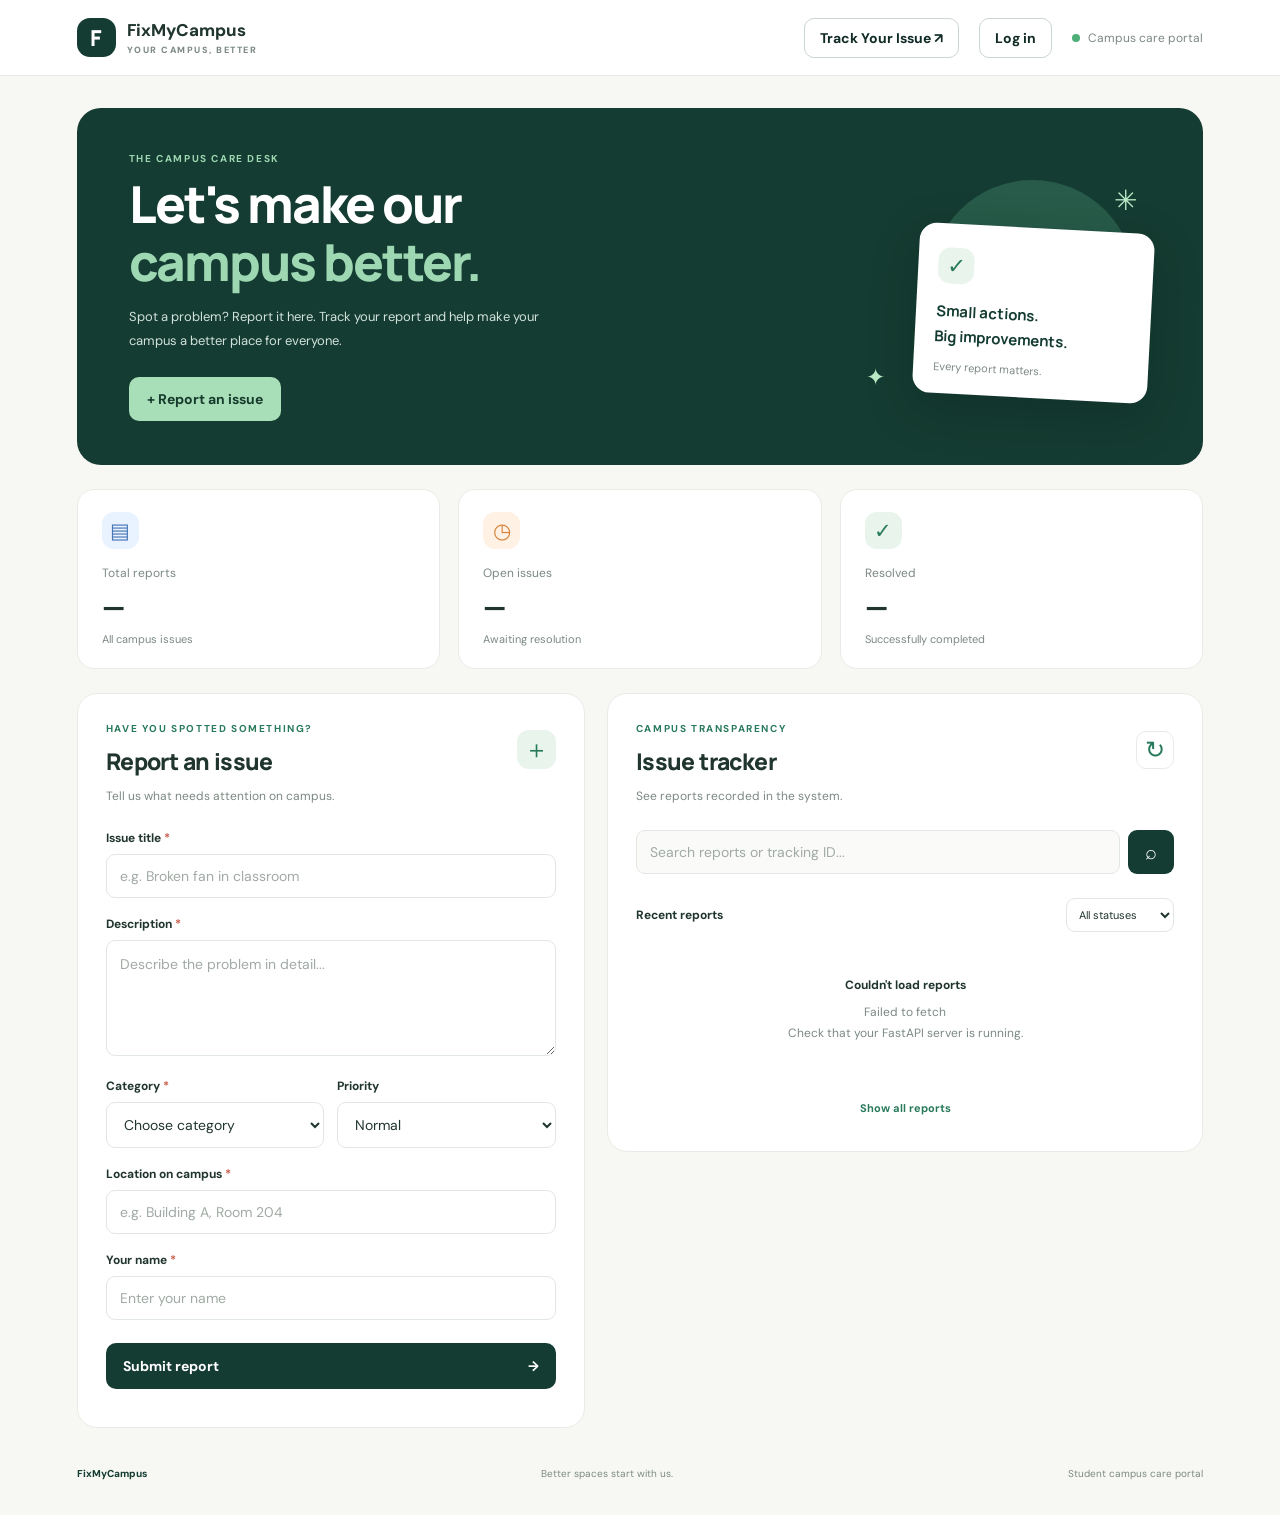
<file: frontend/index.html>
<!DOCTYPE html>
<html lang="en">
<head>
  <meta charset="UTF-8">
  <meta name="viewport" content="width=device-width, initial-scale=1.0">
  <meta name="theme-color" content="#102b26">
  <title>FixMyCampus | Campus Care</title>
  <link rel="stylesheet" href="style.css">

  <style>
    .topbar-actions {
      display: flex;
      align-items: center;
      justify-content: flex-end;
      gap: 20px;
      flex-wrap: wrap;
    }

    .track-nav-link {
      display: inline-flex;
      align-items: center;
      gap: 6px;
      padding: 10px 15px;
      border: 1px solid #cbd5d1;
      border-radius: 10px;
      color: #102b26;
      text-decoration: none;
      font-size: 14px;
      font-weight: 700;
      transition: background 0.2s ease;
    }

    .track-nav-link:hover {
      background: #e8f1ed;
    }

    @media (max-width: 600px) {
      .topbar-actions {
        gap: 8px;
      }

      .track-nav-link {
        padding: 8px 10px;
        font-size: 12px;
      }

      .system-status {
        font-size: 12px;
      }
    }
  </style>
</head>

<body>
  <header class="topbar">
    <a href="index.html" class="brand">
      <span class="brand-icon">F</span>
      <span>
        FixMyCampus
        <small>YOUR CAMPUS, BETTER</small>
      </span>
    </a>

    <div class="topbar-actions">
      <a class="track-nav-link" id="dashboard-link" href="admin.html" hidden>
        Dashboard
      </a>

      <a class="track-nav-link" href="track.html">
        Track Your Issue ↗
      </a>

      <a class="track-nav-link" id="auth-link" href="login.html">Log in</a>

      <span class="system-status">
        <span class="dot"></span>
        Campus care portal
      </span>
    </div>
  </header>

  <main class="container">

    <!-- Hero section -->
    <section class="hero">
      <div>
        <p class="eyebrow">THE CAMPUS CARE DESK</p>

        <h1>
          Let's make our<br>
          <span>campus better.</span>
        </h1>

        <p class="hero-copy">
          Spot a problem? Report it here. Track your report and help
          make your campus a better place for everyone.
        </p>

        <a class="primary-link" href="#report-form">
          + Report an issue
        </a>
      </div>

      <div class="hero-art" aria-hidden="true">
        <div class="art-circle"></div>

        <div class="art-card">
          <span class="art-check">✓</span>
          <strong>Small actions.</strong>
          <strong>Big improvements.</strong>
          <p>Every report matters.</p>
        </div>

        <span class="art-spark spark-one">✳</span>
        <span class="art-spark spark-two">✦</span>
      </div>
    </section>

    <!-- Statistics -->
    <section class="stats-grid" aria-label="Issue statistics">
      <article class="stat-card">
        <span class="stat-icon">▤</span>
        <p>Total reports</p>
        <strong id="total-count">—</strong>
        <small>All campus issues</small>
      </article>

      <article class="stat-card">
        <span class="stat-icon orange">◷</span>
        <p>Open issues</p>
        <strong id="open-count">—</strong>
        <small>Awaiting resolution</small>
      </article>

      <article class="stat-card">
        <span class="stat-icon green">✓</span>
        <p>Resolved</p>
        <strong id="resolved-count">—</strong>
        <small>Successfully completed</small>
      </article>
    </section>

    <!-- Report form and issue tracker -->
    <section class="content-grid">

      <!-- Report an issue -->
      <article class="panel report-panel" id="report-form">
        <div class="section-heading">
          <div>
            <p class="eyebrow">HAVE YOU SPOTTED SOMETHING?</p>
            <h2>Report an issue</h2>
          </div>

          <span class="heading-icon">＋</span>
        </div>

        <p class="muted">
          Tell us what needs attention on campus.
        </p>

        <form id="issue-form">
          <label for="title">Issue title <span>*</span></label>
          <input
            id="title"
            name="title"
            required
            minlength="5"
            maxlength="120"
            placeholder="e.g. Broken fan in classroom"
          >

          <label for="description">Description <span>*</span></label>
          <textarea
            id="description"
            name="description"
            required
            minlength="10"
            maxlength="3000"
            rows="4"
            placeholder="Describe the problem in detail..."
          ></textarea>

          <div class="form-row">
            <div>
              <label for="category">Category <span>*</span></label>

              <select id="category" name="category" required>
                <option value="">Choose category</option>
                <option>Electrical</option>
                <option>Water Supply</option>
                <option>Cleanliness</option>
                <option>Classroom</option>
                <option>Washroom</option>
                <option>Furniture</option>
                <option>Internet</option>
                <option>Safety</option>
                <option>Other</option>
              </select>
            </div>

            <div>
              <label for="priority">Priority</label>

              <select id="priority" name="priority">
                <option>Normal</option>
                <option>Low</option>
                <option>High</option>
                <option>Urgent</option>
              </select>
            </div>
          </div>

          <label for="location">
            Location on campus <span>*</span>
          </label>

          <input
            id="location"
            name="location"
            required
            minlength="2"
            maxlength="120"
            placeholder="e.g. Building A, Room 204"
          >

          <label for="reporter_name">
            Your name <span>*</span>
          </label>

          <input
            id="reporter_name"
            name="reporter_name"
            required
            minlength="2"
            maxlength="80"
            placeholder="Enter your name"
          >

          <button
            type="submit"
            class="submit-button"
            id="submit-button"
          >
            Submit report <span>→</span>
          </button>

          <p
            class="form-message"
            id="form-message"
            role="status"
          ></p>
        </form>

        <!-- Submission confirmation -->
        <div
          id="success-box"
          class="success-box hidden"
          role="status"
        >
          <span class="success-check">✓</span>

          <div>
            <strong>Report submitted!</strong>
            <p>Your tracking ID is:</p>

            <button
              type="button"
              class="tracking-copy"
              id="new-tracking-id"
            ></button>

            <small>
              Save this ID to find your report later.
            </small>

            <p>
              <a href="track.html">Track this report →</a>
            </p>
          </div>
        </div>
      </article>

      <!-- Recent issues -->
      <article class="panel issues-panel" id="issues">
        <div class="section-heading">
          <div>
            <p class="eyebrow">CAMPUS TRANSPARENCY</p>
            <h2>Issue tracker</h2>
          </div>

          <button
            class="refresh-button"
            id="refresh-button"
            type="button"
            title="Refresh reports"
            aria-label="Refresh reports"
          >↻</button>
        </div>

        <p class="muted">
          See reports recorded in the system.
        </p>

        <form id="search-form" class="search-box">
          <input
            id="search-input"
            placeholder="Search reports or tracking ID..."
            aria-label="Search reports"
          >

          <button type="submit" aria-label="Search">⌕</button>
        </form>

        <div id="search-result" class="search-result hidden"></div>

        <div class="filter-row">
          <span>Recent reports</span>

          <select id="status-filter" aria-label="Filter by status">
            <option value="All">All statuses</option>
            <option value="Submitted">Submitted</option>
            <option value="Under Review">Under Review</option>
            <option value="Assigned">Assigned</option>
            <option value="In Progress">In Progress</option>
            <option value="Resolved">Resolved</option>
            <option value="Closed">Closed</option>
            <option value="Rejected">Rejected</option>
          </select>
        </div>

        <div
          id="issues-list"
          class="issues-list"
          aria-live="polite"
        >
          <div class="loading">Loading campus reports...</div>
        </div>

        <button
          class="text-button"
          id="clear-search"
          type="button"
        >
          Show all reports
        </button>
      </article>

    </section>

    <footer>
      <span class="brand-footer">FixMyCampus</span>
      <span>Better spaces start with us.</span>
      <span>Student campus care portal</span>
    </footer>

  </main>

  <script src="config.js"></script>
  <script src="script.js"></script>
</body>
</html>
</file>
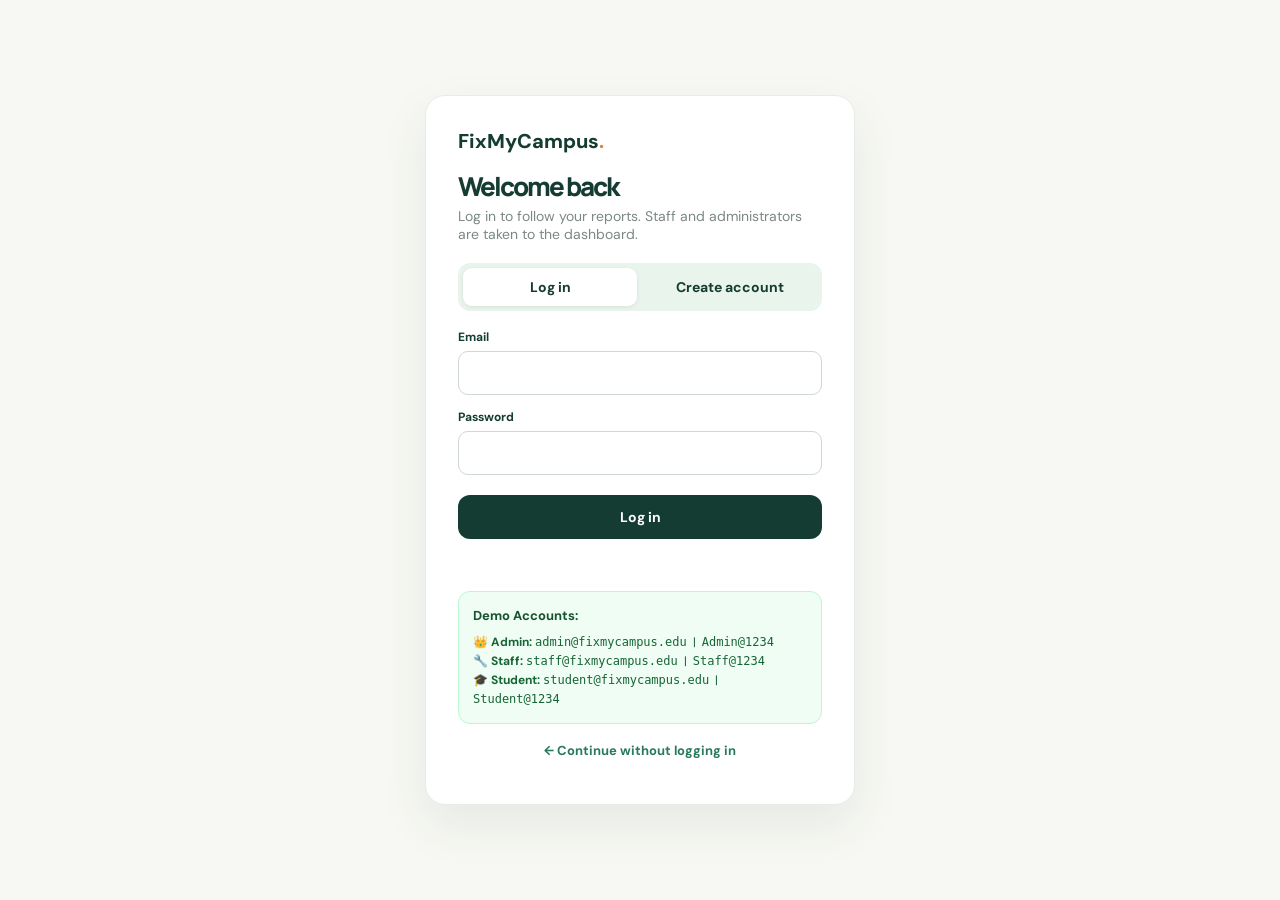
<file: frontend/login.html>
<!DOCTYPE html>
<html lang="en">
<head>
  <meta charset="UTF-8">
  <meta name="viewport" content="width=device-width, initial-scale=1.0">
  <title>FixMyCampus | Log in</title>
  <link rel="stylesheet" href="style.css">
  <style>
    .auth-wrap { min-height: 100vh; display: grid; place-items: center; padding: 24px; }
    .auth-card {
      width: 100%; max-width: 430px; background: var(--white);
      border: 1px solid var(--border); border-radius: 20px; padding: 32px;
      box-shadow: 0 20px 50px rgba(21, 60, 50, 0.08);
    }
    .auth-brand { display: inline-block; font-weight: 800; font-size: 20px; color: var(--dark); margin-bottom: 18px; }
    .auth-brand span { color: var(--orange); }
    .auth-card h1 { margin: 0 0 6px; font-size: 26px; color: var(--dark); }
    .auth-tabs { display: flex; gap: 6px; margin: 20px 0 18px; background: var(--light-green); padding: 5px; border-radius: 12px; }
    .auth-tabs button {
      flex: 1; border: 0; background: transparent; padding: 10px; border-radius: 9px;
      font-weight: 700; color: var(--dark); cursor: pointer;
    }
    .auth-tabs button.active { background: var(--white); box-shadow: 0 1px 4px rgba(0,0,0,.08); }
    .auth-form label { display: block; font-weight: 700; margin: 14px 0 6px; color: var(--dark); }
    .auth-form input {
      width: 100%; padding: 12px 14px; border: 1px solid #cfd8d3; border-radius: 10px; background: #fff;
    }
    .auth-form input:focus { outline: 2px solid var(--green); outline-offset: 1px; }
    .auth-form .hint { font-size: 12px; color: var(--muted); margin: 6px 0 0; }
    .auth-submit {
      width: 100%; margin-top: 20px; padding: 13px; border: 0; border-radius: 12px;
      background: var(--dark); color: #fff; font-weight: 700; cursor: pointer;
    }
    .auth-submit:disabled { opacity: .6; cursor: wait; }
    .auth-message { min-height: 20px; margin: 14px 0 0; font-weight: 600; }
    .auth-message.error { color: #b3261e; }
    .auth-footer { margin-top: 18px; text-align: center; font-size: 13px; }
    .auth-footer a { color: var(--green); font-weight: 700; }
    [hidden] { display: none !important; }
  </style>
</head>
<body>
  <main class="auth-wrap">
    <section class="auth-card">
      <a class="auth-brand" href="index.html">FixMyCampus<span>.</span></a>
      <h1>Welcome back</h1>
      <p style="color: var(--muted); margin: 0;">
        Log in to follow your reports. Staff and administrators are taken to the dashboard.
      </p>

      <div class="auth-tabs" role="tablist">
        <button type="button" id="tab-login" class="active" role="tab">Log in</button>
        <button type="button" id="tab-register" role="tab">Create account</button>
      </div>

      <form id="login-form" class="auth-form" novalidate>
        <label for="login-email">Email</label>
        <input id="login-email" type="email" autocomplete="username" required>
        <label for="login-password">Password</label>
        <input id="login-password" type="password" autocomplete="current-password" required>
        <button class="auth-submit" type="submit">Log in</button>
      </form>

      <form id="register-form" class="auth-form" novalidate hidden>
        <label for="register-name">Full name</label>
        <input id="register-name" type="text" autocomplete="name" minlength="2" maxlength="100" required>
        <label for="register-email">Email</label>
        <input id="register-email" type="email" autocomplete="username" required>
        <label for="register-password">Password</label>
        <input id="register-password" type="password" autocomplete="new-password" minlength="8" required>
        <p class="hint">At least 8 characters, with a letter and a number.</p>
        <button class="auth-submit" type="submit">Create student account</button>
      </form>

      <p id="auth-message" class="auth-message" role="status"></p>

      <div style="background: #f0fdf4; border: 1px solid #bbf7d0; border-radius: 12px; padding: 14px; margin-top: 18px; font-size: 12px; line-height: 1.6; color: #166534;">
        <strong style="display: block; margin-bottom: 6px; font-size: 13px; color: #14532d;">Demo Accounts:</strong>
        <div>👑 <strong>Admin:</strong> <code>admin@fixmycampus.edu</code> &nbsp;|&nbsp; <code>Admin@1234</code></div>
        <div>🔧 <strong>Staff:</strong> <code>staff@fixmycampus.edu</code> &nbsp;|&nbsp; <code>Staff@1234</code></div>
        <div>🎓 <strong>Student:</strong> <code>student@fixmycampus.edu</code> &nbsp;|&nbsp; <code>Student@1234</code></div>
      </div>


      <p class="auth-footer">
        <a href="index.html">← Continue without logging in</a>
      </p>
    </section>
  </main>

  <script src="config.js"></script>
  <script src="login.js"></script>
</body>
</html>
</file>
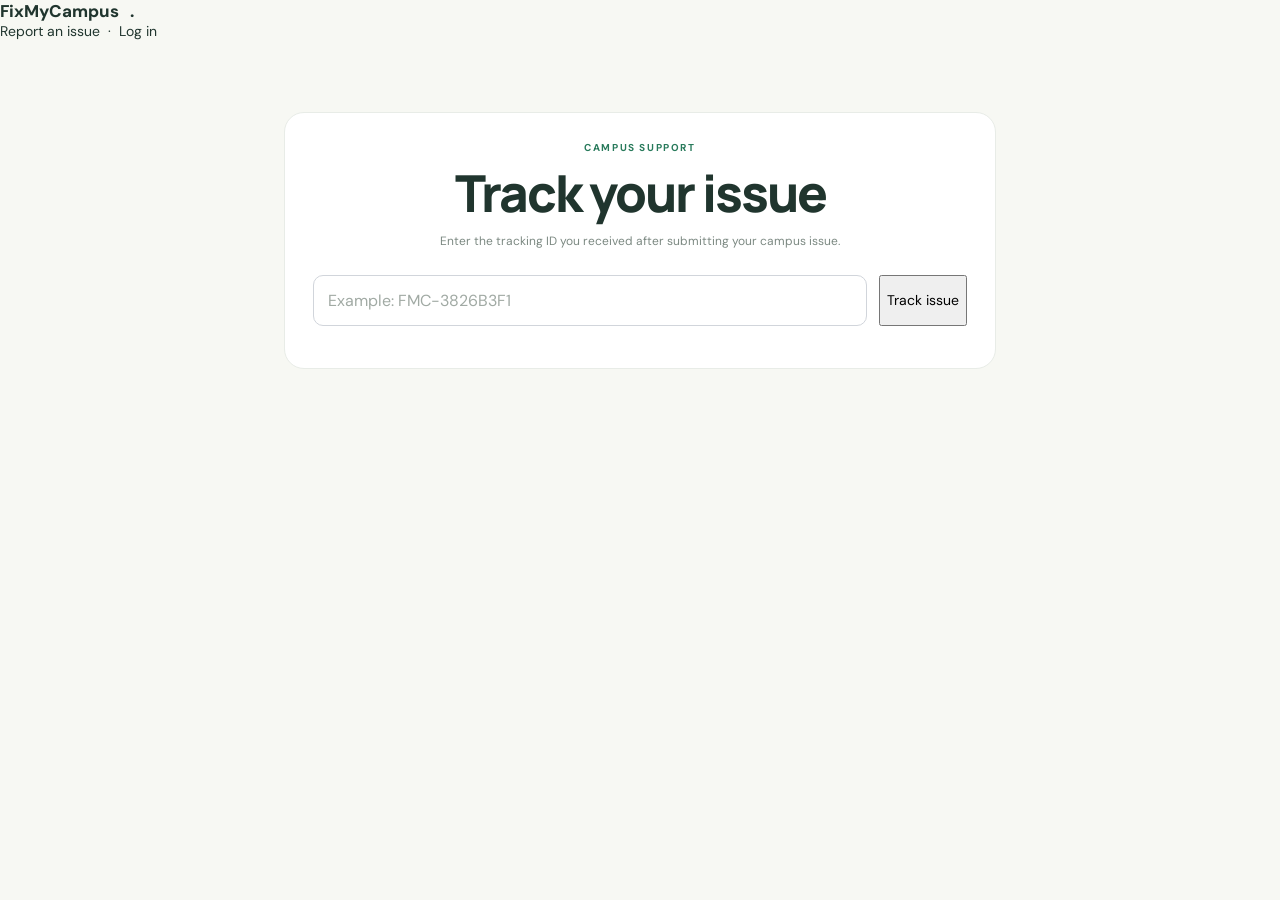
<file: frontend/track.html>
<!DOCTYPE html>
<html lang="en">
<head>
  <meta charset="UTF-8">
  <meta name="viewport" content="width=device-width, initial-scale=1.0">
  <title>Track Your Issue | FixMyCampus</title>
  <link rel="stylesheet" href="style.css">
  <style>
    .tracking-page {
      max-width: 760px;
      margin: 48px auto;
      padding: 24px;
    }

    .tracking-hero {
      text-align: center;
      margin-bottom: 30px;
    }

    .tracking-hero h1 {
      margin-bottom: 10px;
    }

    .tracking-form {
      display: flex;
      flex-wrap: wrap;
      gap: 12px;
      margin-top: 22px;
    }

    .tracking-form input {
      flex: 1;
      min-width: 220px;
      padding: 14px;
      border: 1px solid #d1d5db;
      border-radius: 10px;
      font-size: 16px;
    }

    .tracking-result {
      margin-top: 24px;
    }

    .tracking-details {
      display: grid;
      grid-template-columns: repeat(2, minmax(0, 1fr));
      gap: 16px;
      margin-top: 20px;
    }

    .tracking-detail {
      padding: 14px;
      background: #f8fafc;
      border-radius: 10px;
      overflow-wrap: anywhere;
    }

    .tracking-detail span {
      display: block;
      color: #64748b;
      font-size: 13px;
      margin-bottom: 6px;
    }

    .tracking-status {
      display: inline-block;
      padding: 7px 12px;
      border-radius: 20px;
      background: #dbeafe;
      color: #1d4ed8;
      font-weight: 600;
    }

    .tracking-error {
      color: #b91c1c;
      margin-top: 14px;
    }

    .tracking-timeline {
      border-left: 3px solid #d1d5db;
      margin: 24px 0 8px 8px;
      padding-left: 18px;
    }

    .tracking-timeline p {
      margin: 0 0 18px;
    }

    @media (max-width: 520px) {
      .tracking-page {
        margin: 20px auto;
        padding: 16px;
      }

      .tracking-details {
        grid-template-columns: 1fr;
      }

      .tracking-form button {
        width: 100%;
      }
    }
  </style>
</head>
<body>
  <header class="navbar">
    <a class="brand" href="index.html">FixMyCampus<span>.</span></a>
    <span><a href="index.html">Report an issue</a> &nbsp;·&nbsp; <a id="auth-link" href="login.html">Log in</a></span>
  </header>

  <main class="tracking-page">
    <section class="panel tracking-hero">
      <p class="eyebrow">CAMPUS SUPPORT</p>
      <h1>Track your issue</h1>
      <p class="muted">
        Enter the tracking ID you received after submitting your campus issue.
      </p>

      <form id="tracking-form" class="tracking-form">
        <input
          id="tracking-id"
          type="text"
          placeholder="Example: FMC-3826B3F1"
          aria-label="Issue tracking ID"
          required
        >
        <button type="submit" class="primary-button" id="track-button">
          Track issue
        </button>
      </form>

      <p id="tracking-message" class="tracking-error" role="status"></p>
    </section>

    <section id="tracking-result" class="panel tracking-result" hidden>
      <h2 id="issue-title"></h2>
      <p id="issue-description" class="muted"></p>

      <div class="tracking-details">
        <div class="tracking-detail">
          <span>Tracking ID</span>
          <strong id="result-id"></strong>
        </div>

        <div class="tracking-detail">
          <span>Current status</span>
          <strong id="result-status" class="tracking-status"></strong>
        </div>

        <div class="tracking-detail">
          <span>Location</span>
          <strong id="result-location"></strong>
        </div>

        <div class="tracking-detail">
          <span>Priority</span>
          <strong id="result-priority"></strong>
        </div>

        <div class="tracking-detail" id="resolution-box" hidden style="grid-column: 1 / -1; background: #f0fdf4; border: 1px solid #bbf7d0;">
          <span style="color: #166534; font-weight: 700;">Resolution Remarks</span>
          <strong id="result-resolution" style="color: #14532d; font-weight: 500;"></strong>
        </div>
      </div>

      <h3 style="margin: 22px 0 10px;">Progress timeline</h3>
      <ol id="tracking-timeline" class="timeline"></ol>
    </section>
  </main>

  <script src="config.js"></script>
  <script src="track.js"></script>
</body>
</html>
</file>
<file: frontend/style.css>
@import url('https://fonts.googleapis.com/css2?family=DM+Sans:wght@400;500;600;700&family=Manrope:wght@400;500;600;700;800&display=swap');

:root {
  --dark: #153c32;
  --green: #287a5b;
  --light-green: #e8f4ec;
  --cream: #f7f8f3;
  --text: #20352e;
  --muted: #7c8982;
  --border: #e8ece7;
  --white: #ffffff;
  --orange: #d7833c;
}

* { box-sizing: border-box; }

html { scroll-behavior: smooth; }

body {
  margin: 0;
  background: var(--cream);
  color: var(--text);
  font-family: "DM Sans", sans-serif;
  font-size: 14px;
}

button, input, select, textarea { font: inherit; }
button, a, select { -webkit-tap-highlight-color: transparent; }
a { text-decoration: none; color: inherit; }

.topbar {
  height: 76px;
  padding: 0 max(6%, calc((100% - 1160px) / 2));
  background: var(--white);
  display: flex;
  align-items: center;
  justify-content: space-between;
  border-bottom: 1px solid var(--border);
}

.brand { display: flex; align-items: center; gap: 11px; font-weight: 800; font-size: 17px; }
.brand-icon {
  width: 39px; height: 39px; border-radius: 13px;
  display: grid; place-items: center; color: white;
  background: var(--dark); font-family: Manrope, sans-serif; font-size: 22px;
}
.brand small { display: block; color: var(--muted); font-size: 9px; letter-spacing: 1.5px; margin-top: 3px; }
.system-status { color: var(--muted); display: flex; align-items: center; gap: 8px; font-size: 12px; }
.dot { height: 8px; width: 8px; border-radius: 50%; background: #4eae77; }

.container { max-width: 1160px; width: 88%; margin: 0 auto; }

.hero {
  margin: 32px 0 24px;
  padding: 44px 52px;
  min-height: 300px;
  border-radius: 24px;
  color: white;
  background: var(--dark);
  display: flex;
  justify-content: space-between;
  align-items: center;
  overflow: hidden;
  position: relative;
}
.hero > div:first-child { max-width: 540px; z-index: 1; }
.eyebrow { color: var(--green); font-size: 10px; font-weight: 700; letter-spacing: 1.6px; margin: 0 0 10px; }
.hero .eyebrow { color: #9ed8b3; }
h1, h2, p { margin-top: 0; }
h1 { font: 800 clamp(32px, 4.5vw, 51px)/1.13 Manrope, sans-serif; letter-spacing: -2px; margin-bottom: 15px; }
h1 span { color: #9ed8b3; }
.hero-copy { color: #d1e2da; line-height: 1.8; max-width: 445px; font-size: 13px; }
.primary-link {
  display: inline-flex; margin-top: 12px; padding: 13px 18px;
  background: #a8dfb8; color: #173c2d; border-radius: 10px; font-weight: 700;
  transition: transform .2s, background .2s;
}
.primary-link:hover { transform: translateY(-2px); background: #c2ebcc; }

.hero-art { width: 300px; height: 220px; position: relative; flex-shrink: 0; }
.art-circle { position: absolute; width: 205px; height: 205px; border-radius: 50%; background: #285b49; right: 16px; top: 3px; }
.art-card {
  position: absolute; top: 51px; right: 0; width: 235px; padding: 24px 20px 20px;
  background: white; border-radius: 17px; color: var(--dark);
  box-shadow: 0 15px 45px #061b1544; transform: rotate(3deg);
}
.art-check { display: grid; place-items: center; width: 36px; height: 36px; border-radius: 12px; background: var(--light-green); color: var(--green); font-size: 22px; margin-bottom: 17px; }
.art-card strong { display: block; font: 700 15px Manrope, sans-serif; margin-bottom: 4px; }
.art-card p { margin: 13px 0 0; color: var(--muted); font-size: 11px; }
.art-spark { position: absolute; color: #b7e9c4; }
.spark-one { right: 14px; top: 5px; font-size: 28px; }
.spark-two { left: 15px; bottom: 5px; font-size: 23px; }

.stats-grid { display: grid; grid-template-columns: repeat(3, 1fr); gap: 18px; margin-bottom: 24px; }
.stat-card { background: white; padding: 22px 24px; border: 1px solid var(--border); border-radius: 17px; }
.stat-icon { width: 37px; height: 37px; display: grid; place-items: center; border-radius: 12px; background: #e9f2ff; color: #4877b8; font-size: 21px; }
.stat-icon.orange { background: #fff1e4; color: var(--orange); }
.stat-icon.green { background: var(--light-green); color: var(--green); }
.stat-card p { color: var(--muted); font-size: 12px; margin: 16px 0 5px; }
.stat-card strong { display: block; font: 800 30px Manrope, sans-serif; }
.stat-card small { display: block; color: var(--muted); font-size: 11px; margin-top: 5px; }

.content-grid { display: grid; grid-template-columns: minmax(0, .92fr) minmax(0, 1.08fr); gap: 22px; align-items: start; }
.panel { background: white; border: 1px solid var(--border); border-radius: 20px; padding: 28px; min-width: 0; }
.section-heading { display: flex; align-items: center; justify-content: space-between; gap: 12px; }
h2 { font: 800 23px Manrope, sans-serif; letter-spacing: -.6px; margin-bottom: 0; }
.heading-icon { display: grid; place-items: center; width: 39px; height: 39px; background: var(--light-green); color: var(--green); border-radius: 12px; font-size: 25px; }
.muted { color: var(--muted); font-size: 12px; line-height: 1.6; margin: 10px 0 24px; }

label { display: block; font-size: 12px; font-weight: 700; margin: 18px 0 8px; }
label span { color: #c75e4a; }
input, textarea, select {
  width: 100%; min-width: 0; padding: 12px 13px; border-radius: 9px;
  border: 1px solid #e1e7e1; background: #fff; color: var(--text); outline: none;
  transition: border-color .2s, box-shadow .2s;
}
input::placeholder, textarea::placeholder { color: #a1aaa4; }
input:focus, textarea:focus, select:focus { border-color: #5b9c79; box-shadow: 0 0 0 3px #e6f3e9; }
textarea { resize: vertical; min-height: 100px; line-height: 1.6; }
.form-row { display: grid; grid-template-columns: 1fr 1fr; gap: 13px; }

.submit-button {
  width: 100%; margin-top: 23px; padding: 14px 17px; border: 0;
  border-radius: 10px; background: var(--dark); color: white; font-weight: 700;
  cursor: pointer; display: flex; align-items: center; justify-content: space-between;
  transition: background .2s, transform .2s;
}
.submit-button:hover { background: var(--green); transform: translateY(-1px); }
.submit-button:disabled { opacity: .6; cursor: wait; transform: none; }
.form-message { font-size: 12px; line-height: 1.6; margin: 10px 0 0; }
.form-message.error { color: #bd4437; }
.form-message.info { color: var(--green); }

.success-box { display: flex; gap: 13px; margin-top: 18px; padding: 16px; background: #edf8ef; border: 1px solid #cce9d1; border-radius: 12px; }
.success-check { flex-shrink: 0; width: 28px; height: 28px; border-radius: 50%; display: grid; place-items: center; background: #d4efda; color: var(--green); }
.success-box strong { font-size: 13px; }
.success-box p { margin: 7px 0 3px; font-size: 12px; }
.success-box small { display: block; margin-top: 7px; color: var(--muted); font-size: 10px; }
.tracking-copy { border: 0; padding: 4px 0; background: none; color: var(--green); font-weight: 800; cursor: pointer; font-size: 14px; }
.hidden { display: none !important; }

.refresh-button { width: 38px; height: 38px; border: 1px solid var(--border); border-radius: 10px; background: white; font-size: 24px; color: var(--green); cursor: pointer; }
.refresh-button:hover { background: var(--light-green); }
.search-box { display: flex; gap: 8px; }
.search-box input { background: #fafbf9; }
.search-box button { border: 0; border-radius: 9px; background: var(--dark); color: white; padding: 0 17px; font-size: 20px; cursor: pointer; }
.filter-row { display: flex; justify-content: space-between; align-items: center; gap: 10px; margin: 24px 0 13px; }
.filter-row > span { font-size: 12px; font-weight: 700; }
.filter-row select { width: auto; max-width: 55%; padding: 8px; font-size: 11px; }

.issues-list { display: flex; flex-direction: column; gap: 11px; }
.issue-card { border: 1px solid var(--border); padding: 16px; border-radius: 13px; transition: border-color .2s; }
.issue-card:hover { border-color: #b7d8c0; }
.issue-top { display: flex; justify-content: space-between; gap: 10px; align-items: flex-start; }
.issue-card h3 { font: 700 13px Manrope, sans-serif; margin: 0; overflow-wrap: anywhere; }
.issue-card .issue-description { color: var(--muted); font-size: 11px; line-height: 1.65; margin: 10px 0; overflow-wrap: anywhere; white-space: pre-wrap; }
.issue-meta { display: flex; flex-wrap: wrap; gap: 8px 12px; color: var(--muted); font-size: 10px; }
.tracking-line { color: var(--green); font-weight: 700; font-size: 10px; margin-top: 12px; overflow-wrap: anywhere; }
.status { display: inline-block; border-radius: 30px; padding: 5px 8px; white-space: nowrap; font-size: 9px; font-weight: 700; }
.status-submitted { background: #eaf1ff; color: #446ab4; }
.status-under-review, .status-assigned { background: #fff0dd; color: #a56722; }
.status-in-progress { background: #e5f6f4; color: #237d76; }
.status-resolved, .status-closed { background: #e7f5e9; color: #2b7a45; }
.status-rejected { background: #fee2e2; color: #b91c1c; }
.loading, .empty-state { color: var(--muted); text-align: center; padding: 30px 12px; font-size: 12px; line-height: 1.8; }
.empty-state strong { display: block; color: var(--text); margin-bottom: 5px; }
.search-result { margin-top: 12px; border: 1px solid #cfe4d3; border-radius: 12px; padding: 14px; background: #f5fbf5; }
.search-result h3 { font: 700 13px Manrope, sans-serif; margin: 10px 0; }
.search-result p { color: var(--muted); font-size: 11px; line-height: 1.7; margin: 5px 0; overflow-wrap: anywhere; }
.text-button { display: block; margin: 18px auto 0; border: 0; background: transparent; color: var(--green); font-weight: 700; font-size: 11px; cursor: pointer; padding: 8px; }
.text-button:hover { text-decoration: underline; }

footer { display: flex; justify-content: space-between; gap: 15px; padding: 27px 0 35px; margin-top: 12px; color: var(--muted); font-size: 10px; }
.brand-footer { color: var(--dark); font-weight: 800; }

@media (max-width: 850px) {
  .hero { padding: 35px; }
  .hero-art { width: 235px; transform: scale(.85); transform-origin: right center; margin-left: -25px; }
  .content-grid { grid-template-columns: 1fr; }
}

@media (max-width: 580px) {
  .topbar { height: 66px; padding: 0 5%; }
  .brand { font-size: 14px; }
  .brand-icon { width: 34px; height: 34px; }
  .system-status { font-size: 10px; }
  .container { width: 92%; }
  .hero { margin-top: 20px; padding: 29px 23px; border-radius: 18px; }
  .hero-art { display: none; }
  h1 { font-size: 37px; }
  .hero-copy { font-size: 12px; }
  .stats-grid { gap: 9px; }
  .stat-card { padding: 14px 11px; border-radius: 13px; }
  .stat-icon { width: 30px; height: 30px; font-size: 17px; }
  .stat-card p { font-size: 10px; margin-top: 12px; }
  .stat-card strong { font-size: 24px; }
  .stat-card small { font-size: 9px; line-height: 1.5; }
  .panel { padding: 20px 16px; border-radius: 16px; }
  h2 { font-size: 21px; }
  .form-row { gap: 9px; }
  footer { flex-wrap: wrap; }
}

/* ---------- Shared: hidden links, activity timeline ---------- */
.track-nav-link[hidden] { display: none; }

.timeline {
  list-style: none;
  margin: 0;
  padding: 0 0 0 18px;
  border-left: 2px solid var(--border);
}

.timeline li {
  position: relative;
  padding: 0 0 18px 18px;
}

.timeline li::before {
  content: "";
  position: absolute;
  left: -26px;
  top: 3px;
  width: 12px;
  height: 12px;
  border-radius: 50%;
  background: var(--green);
  border: 2px solid var(--white);
}

.timeline li:last-child { padding-bottom: 2px; }
.timeline li strong { display: block; color: var(--dark); }
.timeline .timeline-time { display: block; font-size: 12px; color: var(--muted); }
.timeline li p { margin: 4px 0 0; }
</file>
